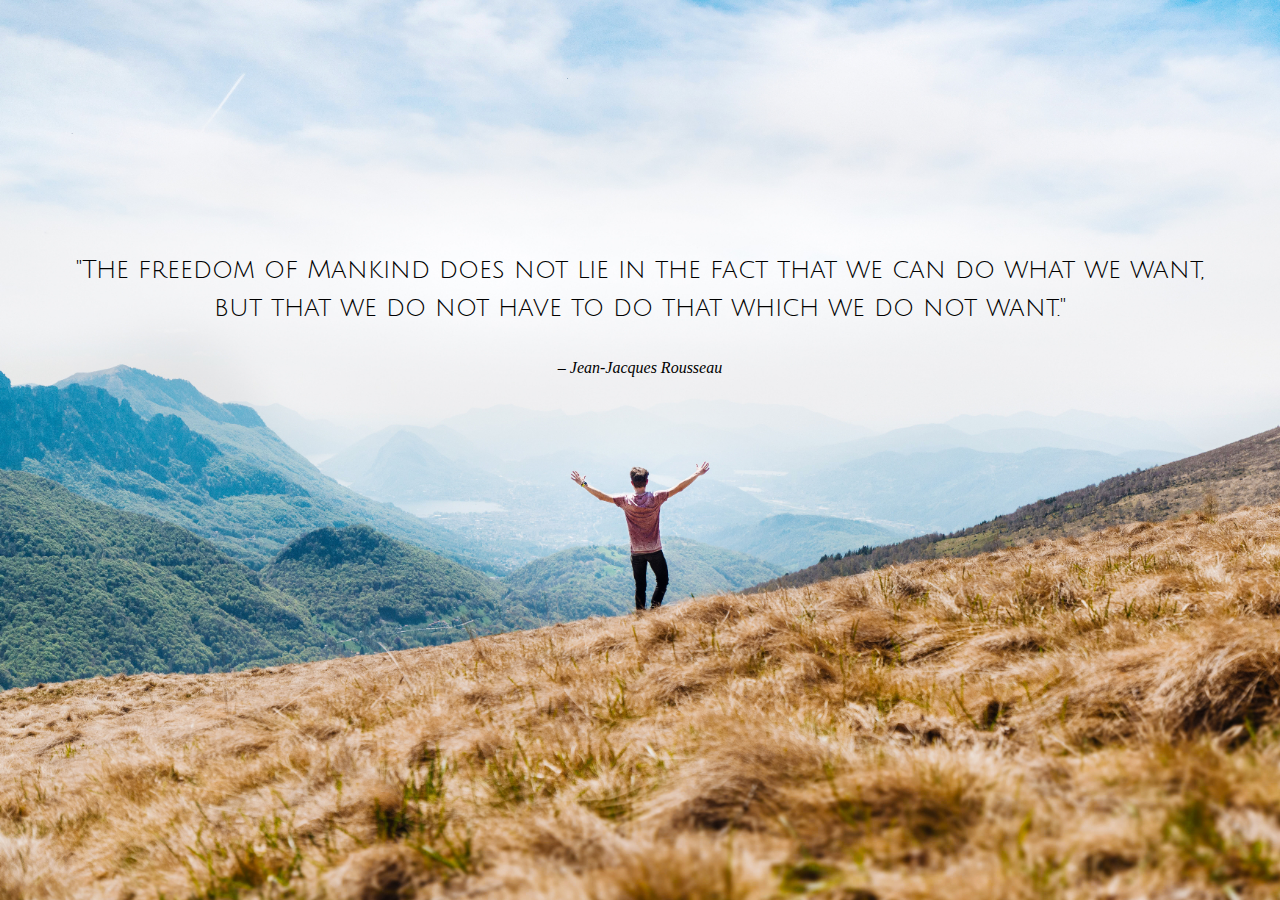
<file: index.html>
<!DOCTYPE html>
<html>
<head>
  <meta charset="utf-8">
  <title>Freedom</title>
  <meta name="viewport" content="width=device-width, initial-scale=1">
  <link href="main.css" type="text/css" rel="stylesheet">
  <link rel="preconnect" href="https://fonts.googleapis.com">
<link rel="preconnect" href="https://fonts.gstatic.com" crossorigin>
<link href="https://fonts.googleapis.com/css2?family=Julius+Sans+One&family=Roboto:wght@300;700&display=swap" rel="stylesheet">
</head>
<body>
  <div class="wrapper">
    <p class="quote">"The freedom of Mankind does not lie in the fact that we can do what we want, but that we do not have to do that which we do not want."</p>
    <p class="author"><small>– Jean-Jacques Rousseau</small></p>
  </div>
</body>
</html>
</file>
<file: main.css>
html, 
body {
  margin: 0;
  padding: 0;
  line-height: 1.5;
}

body {
  min-width: 100vw;
  min-height: 100vh;
  background: url('assets/freedom.jpg') no-repeat center;
  background-size: cover;
  display: flex;
  flex-direction: column;
  justify-content: space-between;
  align-items: center;
}

.wrapper {
  width: 90%;
  padding-top: 25vh;;
  text-align: center;
  margin: 0 auto;
}

.quote {
  font-family: 'Julius Sans One', sans-serif;
  font-size: 2vmax;
}

.author {
  font-family: 'Crimson Text', serif;
  font-size: 1.5vmax;
  font-style: italic;
}

footer {
  font-family: 'Julius Sans One', sans-serif;
  background-color: rgba(0, 0, 0, 0.5);
  padding: 5px;
  font-size: 1.5vmax;
}

.selected-language {
  cursor: pointer;
  color: white;
}

.lang-menu ul {
  margin: 0;
  padding: 0;
  color: black;
  display: none;
}

.lang-menu ul li {
  list-style: none;
}

.lang-menu {
  box-shadow: 0 0 50px black;
  box-sizing: border-box;
  font-size: 1.0vmax;
  text-align: center;
}

a {
  text-decoration: none;
  color: black;
}

.lang-menu:hover ul {
  display:block;
}
</file>
